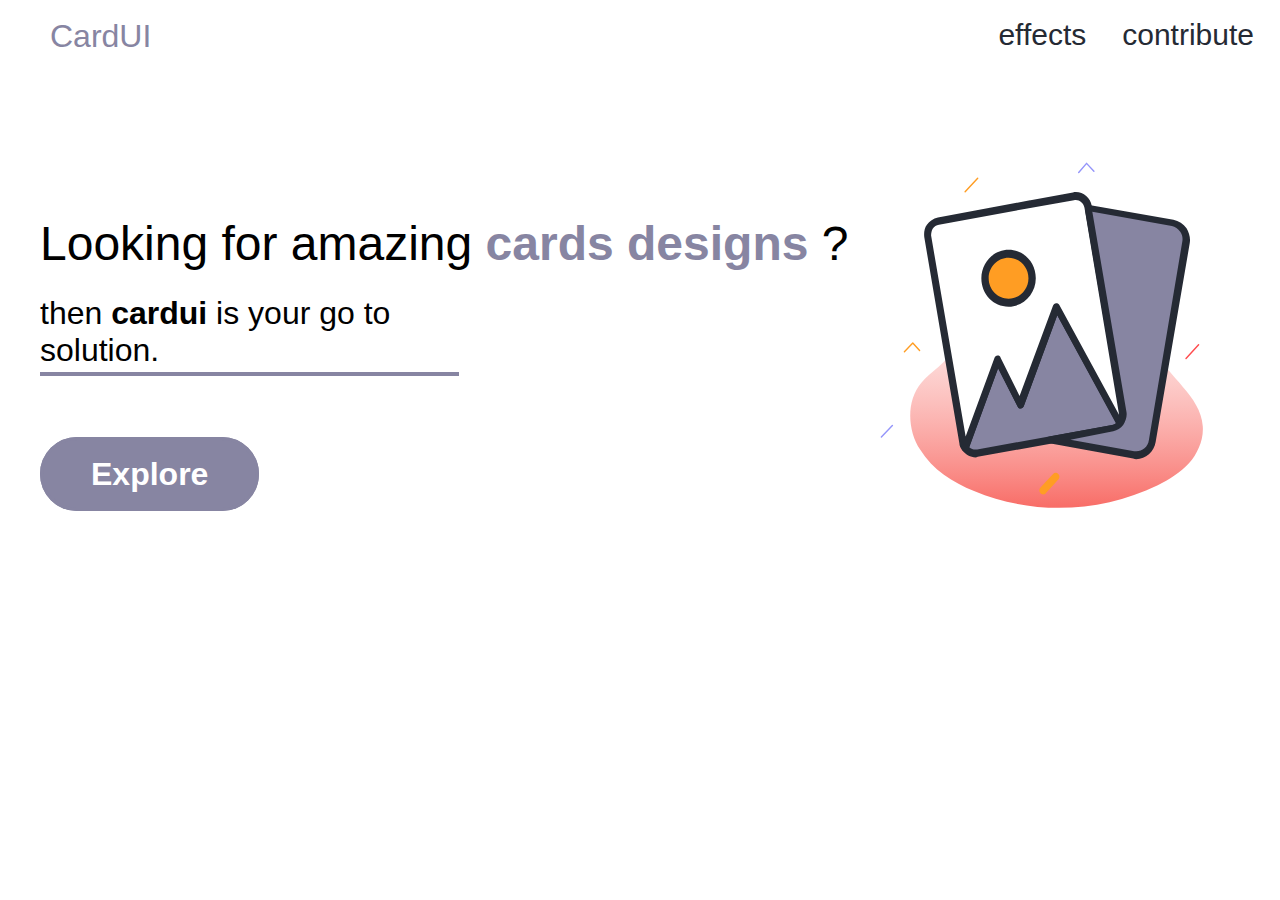
<file: index.html>
<!DOCTYPE html>
<html lang="en">
  <head>
    <meta charset="UTF-8" />
    <meta http-equiv="X-UA-Compatible" content="IE=edge" />
    <meta name="viewport" content="width=device-width, initial-scale=1.0" />
    <title>CardUI</title>
    <link
      href="https://api.fontshare.com/v2/css?f[]=satoshi@700,500,300,400&display=swap"
      rel="stylesheet"
    />
    <link rel="stylesheet" href="./style.css" />
  </head>
  <body>
    <div class="site">
      <div class="navbar">
        <a href="/" class="child1">CardUI</a>
        <a href="/" class="child3">contribute</a>
        <a href="/" class="child2">effects</a>
      </div>
      <div>
        <div class="cardiv">
          <img src="./assets/Cards.svg" class="cardimg" alt="card" />
        </div>
        <div class="tag">
          Looking for amazing <span class="cd"> cards designs </span> ?
        </div>
        <div class="tag2">
          then <span class="cd2">cardui </span> is your go to solution.
        </div>

        <div class="btn">
            <a href="/cards.html" class="btnex">Explore</a>
        </div>
      </div>
    </div>
    <script src="./script.js"></script>
  </body>
</html>
</file>
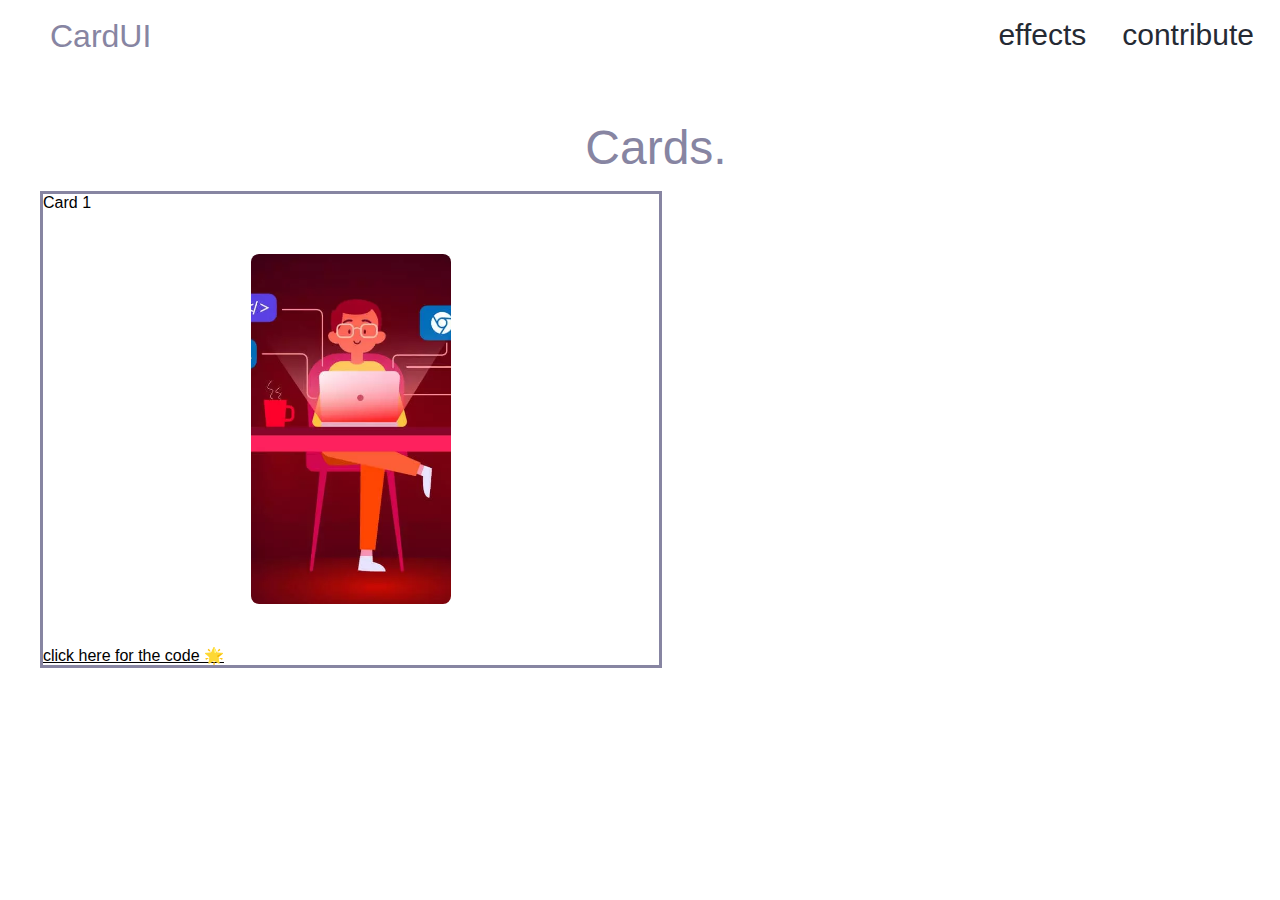
<file: cards.html>
<!DOCTYPE html>
<html lang="en">
  <head>
    <meta charset="UTF-8" />
    <meta http-equiv="X-UA-Compatible" content="IE=edge" />
    <meta name="viewport" content="width=device-width, initial-scale=1.0" />
    <title>CardUI</title>
    <link
      href="https://api.fontshare.com/v2/css?f[]=satoshi@700,500,300,400&display=swap"
      rel="stylesheet"
    />
    <link rel="stylesheet" href="./card.css" />
  </head>
  <body>
    <div>
      <div class="navbar">
        <a href="/" class="child1">CardUI</a>
        <a href="/" class="child3">contribute</a>
        <a href="/" class="child2">effects</a>
      </div>
      <div class="heading">Cards.</div>

      <!-- Custom code for Cards -->

      <div class="main">
      <!---------------------------- Ui-1 markup Code ---------------------------------->
      <div class="wrapper">
        <div class="container">
            <div>Card 1</div>
          <div class="card1">
            <div class="layer">
              <span></span>
              <span></span>
              <span></span>
              <div class="text">
                <h4>Arman Ali Khan</h4>
                <p>Web Developer & Designer</p>
              </div>
            </div>
          </div>
        </div>
        <div class="effect-code">
          <a
            href="https://github.com/Arman-ali-khan-786/CardUI"
            target="_blank"
            id="Manrope"
            style="color: unset; font-size: medium"
            >click here for the code 🌟</a
          >
        </div>
    </div>
      <!--  -->
      </div>
    </div>
  </body>
</html>
</file>
<file: style.css>
html {
  scroll-behavior: smooth;
  margin-left: 2rem;
  font-family: "Satoshi", sans-serif;
  background-color: #ffffff;
}

:root {
  --text: #8785a2;
  --third: #252a34;
}

.navbar {
  width: auto;
  height: 3rem;
  margin-bottom: 1rem;
  text-decoration: none;
  font-size: 30px;
  color: var(--third);
}

.child2,
.child3 {
  margin-left: 0.5rem;

  float: right;
  color: var(--third);
}

.child1,
.child2,
.child3 {
  margin-right: 0.5rem;
  padding: 10px;
  text-decoration: none;
}
.child1 {
  margin-left: 0%;
  font-size: 32px;
  float: left;
  color: var(--text);
}
.tag {
  margin-top: 10rem;
  font-size: 3rem;
}
.cd {
  color: var(--text);
  font-weight: bold;
}
.tag2 {
  margin-top: 1.5rem;
  width: 34%;
  font-size: 2rem;
  border-bottom: 4px solid var(--text);
  padding-bottom: 3px;
}
.cd2 {
  font-weight: bold;
}
.cardimg {
  float: right;
  margin-right: 4rem;
  margin-top: -4rem;
}
.btn {
  font-size: 2rem;
  margin-top: 5rem;
}
.btnex {
  border-radius: 80px;
  padding-left: 3rem;
  padding-right: 3rem;
  padding-top: 1rem;
  padding-bottom: 1rem;
  background-color: var(--text);
  font-weight: bold;
  text-decoration: none;
  color: #ffffff;
  border: 3px solid var(--text);
}

.btn :hover {
  background-color: #ffffff;
  color: var(--text);
}

@media only screen and (max-width: 1230px) {
  html{
    margin-left: 0rem;
  }
  .navbar {
    width: 100%;
    font-size: 30px;
  }
  .child2,
  .child3 {
    margin-left: 0.2rem;
  }
  .child1,
  .child2,
  .child3 {
    margin-right: 0.1rem;
    padding: 5px;
    text-decoration: none;
  }
  .child1 {
    margin-left: 0%;
    font-size: 30px;
    color: var(--text);
  }
  .tag {
    text-align: center;
    margin-top: 5rem;
    font-size: 3rem;
  }
  

.tag2 {
  text-align: center;
  margin-top: 1rem;
  width: 100%;
  font-size: 2rem;
  border-bottom: 0px solid var(--text);
  padding-bottom: 3px;
}
.cd2 {
  font-weight: bold;
}
.cardiv{
  display: flex;
  justify-content: center;
}
.cardimg {
  width: 30%;
  float: none;
  margin-right: 0rem;
  margin-top: 0rem;
}
.btn {
  text-align: center;
  font-size: 2rem;
  margin-top: 3rem;
}
.btnex {
  border-radius: 80px;
  padding-left: 2.5rem;
  padding-right: 2.5rem;
  padding-top: 1rem;
  padding-bottom: 1rem;
  background-color: var(--text);
  font-weight: bold;
  text-decoration: none;
  color: #ffffff;
  border: 3px solid var(--text);
}
}

@media only screen and (max-width: 600px) {
  html{
    margin-left: 0rem;
  }
  .navbar {
    width: 100%;
    font-size: 20px;
  }
  .child2,
  .child3 {
    margin-left: 0.2rem;
  }
  .child1,
  .child2,
  .child3 {
    margin-right: 0.1rem;
    padding: 5px;
    text-decoration: none;
  }
  .child1 {
    margin-left: 0%;
    font-size: 20px;
    color: var(--text);
  }
  .tag {
    text-align: center;
    margin-top: 5rem;
    font-size: 1.5rem;
  }
  

.tag2 {
  text-align: center;
  margin-top: .5rem;
  width: 100%;
  font-size: 1rem;
  border-bottom: 0px solid var(--text);
  padding-bottom: 3px;
}
.cd2 {
  font-weight: bold;
}
.cardiv{
  display: flex;
  justify-content: center;
}
.cardimg {
  width: 40%;
  float: none;
  margin-right: 0rem;
  margin-top: 0rem;
}
.btn {
  text-align: center;
  font-size: 1rem;
  margin-top: 3rem;
}
.btnex {
  border-radius: 80px;
  padding-left: 2rem;
  padding-right: 2rem;
  padding-top: 0.5rem;
  padding-bottom: 0.5rem;
  background-color: var(--text);
  font-weight: bold;
  text-decoration: none;
  color: #ffffff;
  border: 3px solid var(--text);
}
}
</file>
<file: card.css>
html {
  scroll-behavior: smooth;
  margin-left: 2rem;
  font-family: "Satoshi", sans-serif;
  background-color: #ffffff;
}

:root {
  --text: #8785a2;
  --third: #252a34;
}

.navbar {
  width: auto;
  height: 3rem;
  margin-bottom: 1rem;
  text-decoration: none;
  font-size: 30px;
  color: var(--third);
}

.child2,
.child3 {
  margin-left: 0.5rem;

  float: right;
  color: var(--third);
}

.child1,
.child2,
.child3 {
  margin-right: 0.5rem;
  padding: 10px;
  text-decoration: none;
}
.child1 {
  margin-left: 0%;
  font-size: 32px;
  float: left;
  color: var(--text);
}

.heading{
    margin-top: 4rem;
    text-align: center;
    font-size: 3rem;
    color: var(--text);
}

/* custom css for cards */

.main{
    display: flex;
    flex-wrap: wrap;
    justify-content: center;
    flex-direction: column;
}
.wrapper{
    margin-top: 1rem;
    width: 50%;
    border: 3px solid var(--text);
}


/* ----------------------------------  UI-1 css code ------------------------------------ */

.card1 {
    margin: 42px auto;
    position: relative;
    width: 200px;
    height: 350px;
    background: url("./assets/img1.webp") center/cover;
    border-radius: 0.5em;
    overflow: hidden;
    box-shadow: 0 5px 10px rgba(0, 0, 0, -1);
    cursor: pointer;
  }
  
  .layer {
    position: absolute;
    display: flex;
    bottom: -10px;
    left: 0;
    width: 290px;
  }
  
  .layer span {
    display: block;
    width: 69px;
    height: 120px;
    margin: 0;
    background-color: rgba(2, 2, 2, 0.623);
    transform: translateY(200px);
    transition: 0.3s ease-in-out;
  }
  
  .text {
    position: absolute;
    top: 1em;
    left: 10px;
    z-index: 1;
    transform: translateY(200px);
    transition: 1s ease-in-out;
  }
  
  .card1:hover .layer .text {
    transform: translateY(0);
  }
  
  .card1:hover .layer span {
    transform: translateY(0);
  }
  
  .text h4 {
    font-size: 16px;
    padding: 0.3em;
    font-weight: bolder;
    color: #bfbfbf;
    text-shadow: 0 1px 2px #ccc;
  }
  
  .text p {
    font-size: 0.7em;
    padding: 0.3em;
    color: #bfbfbf;
  }
  
  .layer span:nth-child(1) {
    transition-delay: 0.1s;
  }
  
  .layer span:nth-child(2) {
    transition-delay: 0.2s;
  }
  
  .layer span:nth-child(3) {
    transition-delay: 0.3s;
  }
  /*  */

@media only screen and (max-width: 1230px) {
  html {
    margin-left: 0rem;
  }
  .navbar {
    width: 100%;
    font-size: 30px;
  }
  .child2,
  .child3 {
    margin-left: 0.2rem;
  }
  .child1,
  .child2,
  .child3 {
    margin-right: 0.1rem;
    padding: 5px;
    text-decoration: none;
  }
  .child1 {
    margin-left: 0%;
    font-size: 30px;
    color: var(--text);
  }
}

@media only screen and (max-width: 600px) {
  html {
    margin-left: 0rem;
  }
  .navbar {
    width: 100%;
    font-size: 20px;
  }
  .child2,
  .child3 {
    margin-left: 0.2rem;
  }
  .child1,
  .child2,
  .child3 {
    margin-right: 0.1rem;
    padding: 5px;
    text-decoration: none;
  }
  .child1 {
    margin-left: 0%;
    font-size: 20px;
    color: var(--text);
  }
}
</file>
